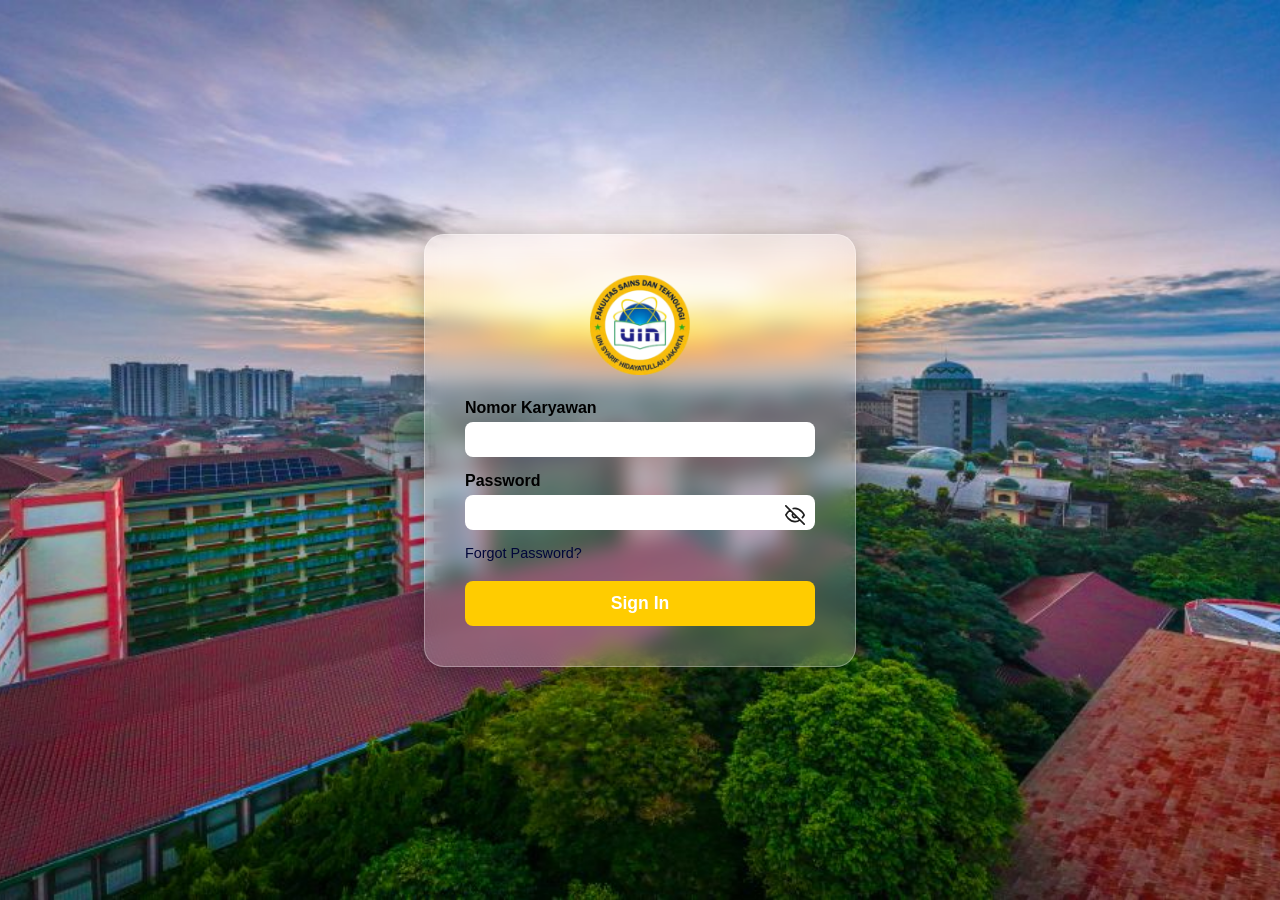
<file: index.html>
<!DOCTYPE html>
<html lang="id">
<head>
    <meta charset="UTF-8">
    <meta name="viewport" content="width=device-width, initial-scale=1.0">
    <title>Login Fakultas Sains dan Teknologi</title>
    <link rel="stylesheet" href="style.css">
</head>
<body>
    <div class="login-container">
        <div class="logo-placeholder">
            <!-- Tempatkan gambar logo kamu di sini -->
            <img src="assets/Group 29.svg" alt="Logo">
        </div>
        
        <form>
            <label for="nomor">Nomor Karyawan</label>
            <input type="text" id="nomor" name="nomor">

            <label for="password">Password</label>
            <div class="password-wrapper">
                <input type="password" id="password" name="password">
                <span class="eye-icon"><img src="assets/Eye off.svg" alt="eye" width="20px"></span>
            </div>

            <a href="#" class="forgot-link">Forgot Password?</a>

            <button type="submit">Sign In</button>
        </form>
    </div>
    <script>
    // "Database" sederhana
    const dataKaryawan = {
        nomor: "250104005",
        password: "123admin"
    };

    const form = document.querySelector('form');
    
    form.addEventListener('submit', function(event) {
        event.preventDefault(); // Mencegah halaman reload saat tombol diklik

        const inputNomor = document.getElementById('nomor').value;
        const inputPassword = document.getElementById('password').value;

        // Pengecekan data
        if (inputNomor === dataKaryawan.nomor && inputPassword === dataKaryawan.password) {
            alert("Login Berhasil! Selamat datang.");
            window.location.href = "dashboard.html";
        } else {
            alert("Nomor Karyawan atau Password salah!");
        }
    });

    // Fitur untuk melihat password (opsional)
    const eyeIcon = document.querySelector('.eye-icon');
    const passwordInput = document.getElementById('password');

    eyeIcon.addEventListener('click', function() {
        if (passwordInput.type === "password") {
            passwordInput.type = "text";
        } else {
            passwordInput.type = "password";
        }
    });
</script>
</body>
</html>
</file>
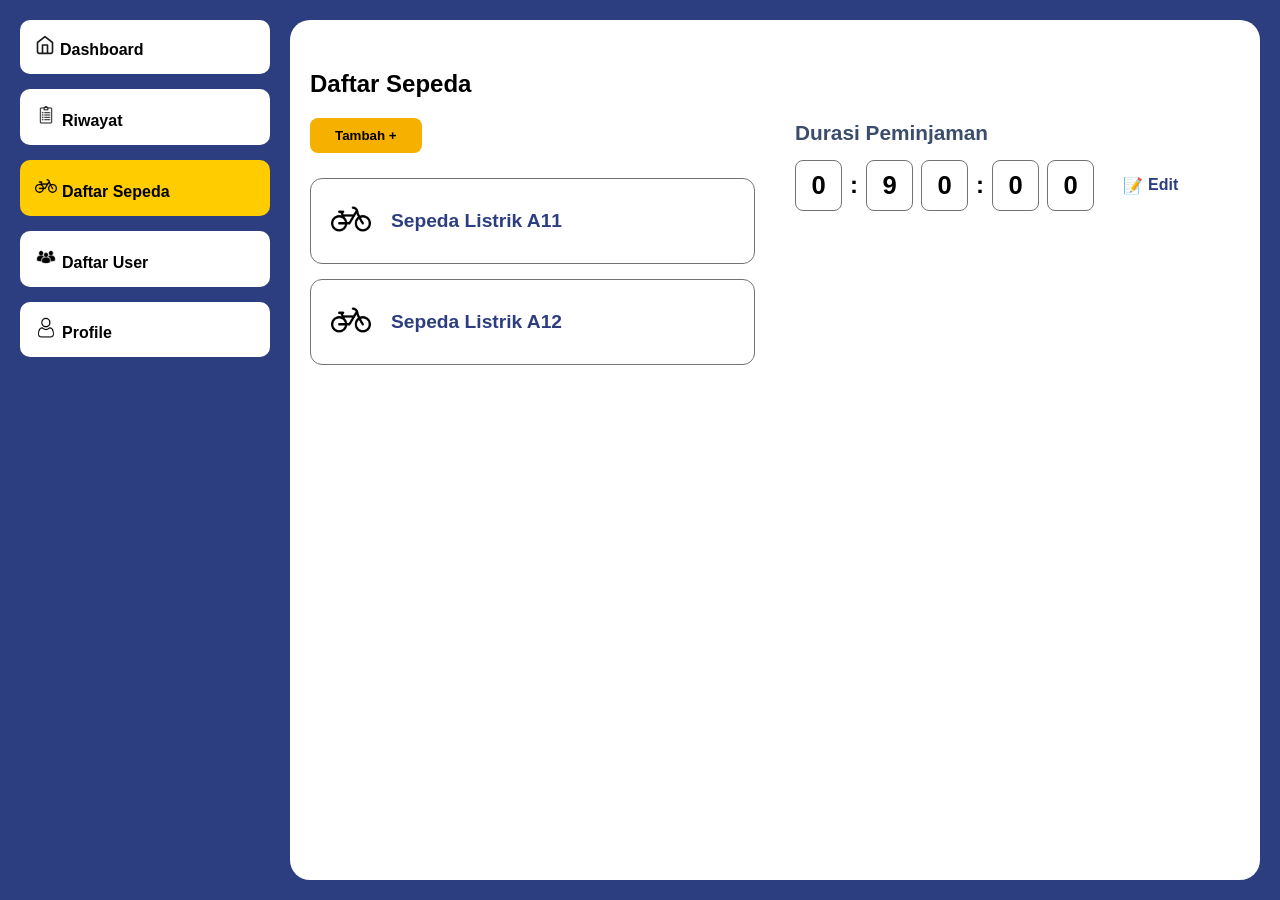
<file: daftar-sepeda.html>
<!DOCTYPE html>
<html lang="id">
<head>
    <meta charset="UTF-8">
    <link rel="stylesheet" href="daftar-sepeda.css">
    <title>Dashboard</title>
</head>
<body>
    <div class="main-layout">
        
        <!-- Sidebar -->
        <nav class="sidebar">
            <button class="menu-item" style="font-size: 12pt;">
                <img src="assets/dash.svg" alt="dashboard" width="20pt" style="padding-right: 5px;">Dashboard
            </button>
            <button class="menu-item" style="font-size: 12pt;">
                <img src="assets/riw.svg" alt="riwayat" width="22pt" style="padding-right: 5px;">Riwayat
            </button>
            <button class="menu-item active" style="font-size: 12pt;">
                <img src="assets/sep.svg" alt="daftar sepeda" width="22pt" style="padding-right: 5px;">Daftar Sepeda
            </button>
            <button class="menu-item" style="font-size: 12pt;">
                <img src="assets/us.svg" alt="daftar user" width="22pt" style="padding-right: 5px;">Daftar User
            </button>
            <button class="menu-item" style="font-size: 12pt;">
                <img src="assets/pro.svg" alt="profile" width="22pt" style="padding-right: 5px;">Profile
            </button>
        </nav>

        <!-- Content Area -->
        <main class="content">
            <div class="sepeda-layout">
                
                <!-- Bagian Kiri: Daftar Sepeda -->
                <div class="sepeda-left">
                    <h2>Daftar Sepeda</h2>
                    <!-- Tambahkan ID btnBukaTambah di sini -->
                    <button class="btn-tambah" id="btnBukaTambah">Tambah +</button>

                    <!-- KOSONGKAN ISINYA, JS YANG AKAN MENGISI KARTUNYA SECARA OTOMATIS -->
                    <div class="sepeda-list" id="sepedaListContainer">
                    </div>
                </div>

                <!-- Bagian Kanan: Durasi Peminjaman -->
                <div class="sepeda-right">
                    <h3 class="durasi-title">Durasi Peminjaman</h3>
                    
                    <div class="durasi-container">
                        <input type="text" class="time-box" id="t-h" value="0" maxlength="1" readonly>
                        <span class="colon">:</span>
                        <input type="text" class="time-box" id="t-m1" value="9" maxlength="1" readonly>
                        <input type="text" class="time-box" id="t-m2" value="0" maxlength="1" readonly>
                        <span class="colon">:</span>
                        <input type="text" class="time-box" id="t-s1" value="0" maxlength="1" readonly>
                        <input type="text" class="time-box" id="t-s2" value="0" maxlength="1" readonly>
                        
                        <button class="btn-edit" id="btnEdit">
                            <span class="edit-icon">📝</span> Edit
                        </button>
                    </div>

                    <!-- Wadah untuk Tombol Batal & Simpan (Disembunyikan di awal) -->
                    <div class="action-buttons" id="actionButtons" style="display: none;">
                        <button class="btn-batal" id="btnBatal">Batal</button>
                        <button class="btn-simpan" id="btnSimpan">Simpan</button>
                    </div>
                </div>

            </div> <!-- Akhir sepeda-layout -->

            <!-- Kotak Detail Sepeda (Edit & Hapus) -->
            <div class="sepeda-detail-box" id="sepedaDetail" style="display: none;">
                <button class="btn-close-detail" id="btnCloseDetail">&times;</button>
                
                <div class="detail-icon">
                    <img src="assets/sepeda.svg" alt="sepeda">
                </div>
                
                <!-- Tag h3 diubah jadi input agar kompatibel 100% dengan fitur Edit JS -->
                <input type="text" class="detail-name-input" id="detailName" value="" readonly>
                
                <div class="detail-actions">
                    <button class="btn-edit-sepeda" id="btnEditSepeda">Edit</button>
                    <button class="btn-hapus-sepeda" id="btnHapusSepeda">Hapus</button>
                    <button class="btn-simpan-sepeda" id="btnSimpanSepeda" style="display: none;">Simpan</button>
                </div>
            </div>

            <!-- KOTAK BARU: Untuk Tambah Sepeda -->
            <div class="sepeda-detail-box" id="tambahSepedaBox" style="display: none;">
                <button class="btn-close-detail" id="btnCloseTambah">&times;</button>
                
                <div class="detail-icon">
                    <img src="assets/sepeda.svg" alt="sepeda">
                </div>
                
                <!-- Teks "Sepeda Listrik" berdampingan dengan input kotak -->
                <div class="input-tambah-container">
                    <span class="prefix-tambah">Sepeda Listrik</span>
                    <input type="text" id="inputKodeSepeda" class="input-kode" placeholder="..." maxlength="4">
                </div>
                
                <!-- Tombol Simpan/Tambah berwarna hijau -->
                <button class="btn-simpan-sepeda" id="btnSubmitTambah" style="background-color: #10b981; margin: 0 auto; display: block; width: 100%; max-width: 150px;">Tambah</button>
            </div>

        </main>
    </div>

    <!-- KOTAK MODAL KONFIRMASI HAPUS (Custom Alert) -->
<div class="modal-overlay" id="modalConfirmHapus" style="display: none;">
    <div class="modal-confirm-box">
        <div class="modal-icon">
            <img src="assets/sepeda.svg" alt="sepeda">
        </div>
        
        <h4 class="modal-bike-name" id="confirmBikeName">Sepeda Listrik A11</h4>
        
        <h2 class="modal-title">Yakin Hapus?</h2>
        <p class="modal-warning">Segala bentuk penghapusan tidak dapat dipulihkan!</p>
        
        <div class="modal-actions">
            <button class="btn-hapus-confirm" id="btnConfirmHapus">Hapus</button>
            <button class="btn-batal-confirm" id="btnCancelHapus">Batal</button>
        </div>
    </div>
</div>

    <script src="daftar-sepeda.js"></script>
</body>
</html>
</file>
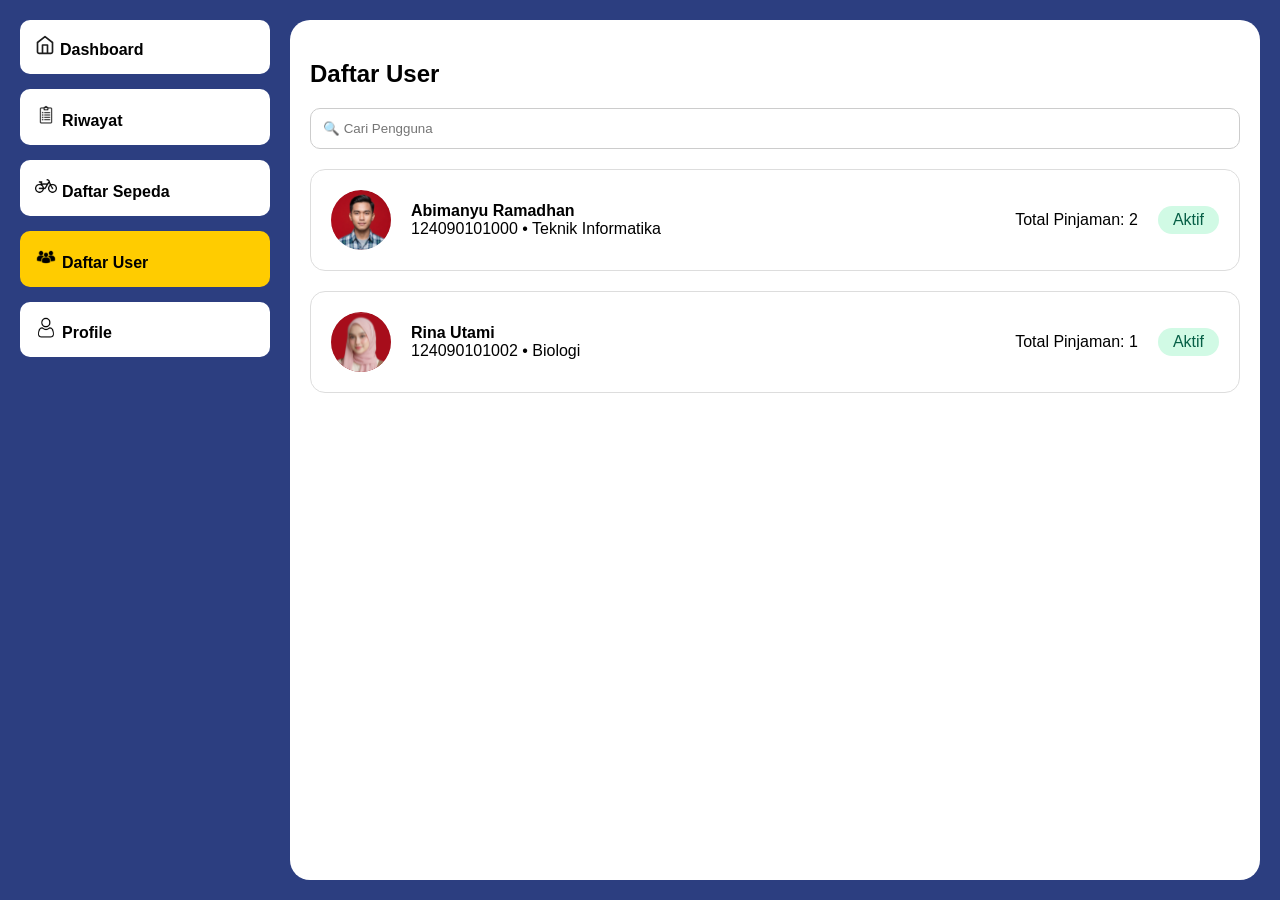
<file: daftar-user.html>
<!DOCTYPE html>
<html lang="id">
<head>
    <meta charset="UTF-8">
    <link rel="stylesheet" href="daftar-user.css">
    <title>daftar-user</title>
</head>
<body>
    <div class="main-layout">
        <!-- Sidebar -->
         <nav class="sidebar">
            <button class="menu-item" style="font-size: 12pt;"><img src="assets/dash.svg" alt="dash" width="20pt" style="padding-right: 5px; ">Dashboard</button>
            <button class="menu-item" style="font-size: 12pt;"><img src="assets/riw.svg" alt="dash" width="22pt" style="padding-right: 5px; ">Riwayat</button>
            <button class="menu-item" style="font-size: 12pt;"><img src="assets/sep.svg" alt="dash" width="22pt" style="padding-right: 5px; ">Daftar Sepeda</button>
            <button class="menu-item active" style="font-size: 12pt;"><img src="assets/us.svg" alt="dash" width="22pt" style="padding-right: 5px; ">Daftar User</button>
            <button class="menu-item" style="font-size: 12pt;"><img src="assets/pro.svg" alt="dash" width="22pt" style="padding-right: 5px; ">Profile</button>
        </nav>

        <!-- Content Area -->
       <main class="content">
    <h2>Daftar User</h2>
    
    <!-- Input Search -->
    <div class="search-container">
        <input type="text" id="userSearch" placeholder="🔍 Cari Pengguna">
    </div>

    <div id="userList" class="list-container">
        <!-- List akan muncul di sini via JS -->
    </div>
</main>
</div>
<script src="daftar-user.js"></script>
</body>
</html>
</file>
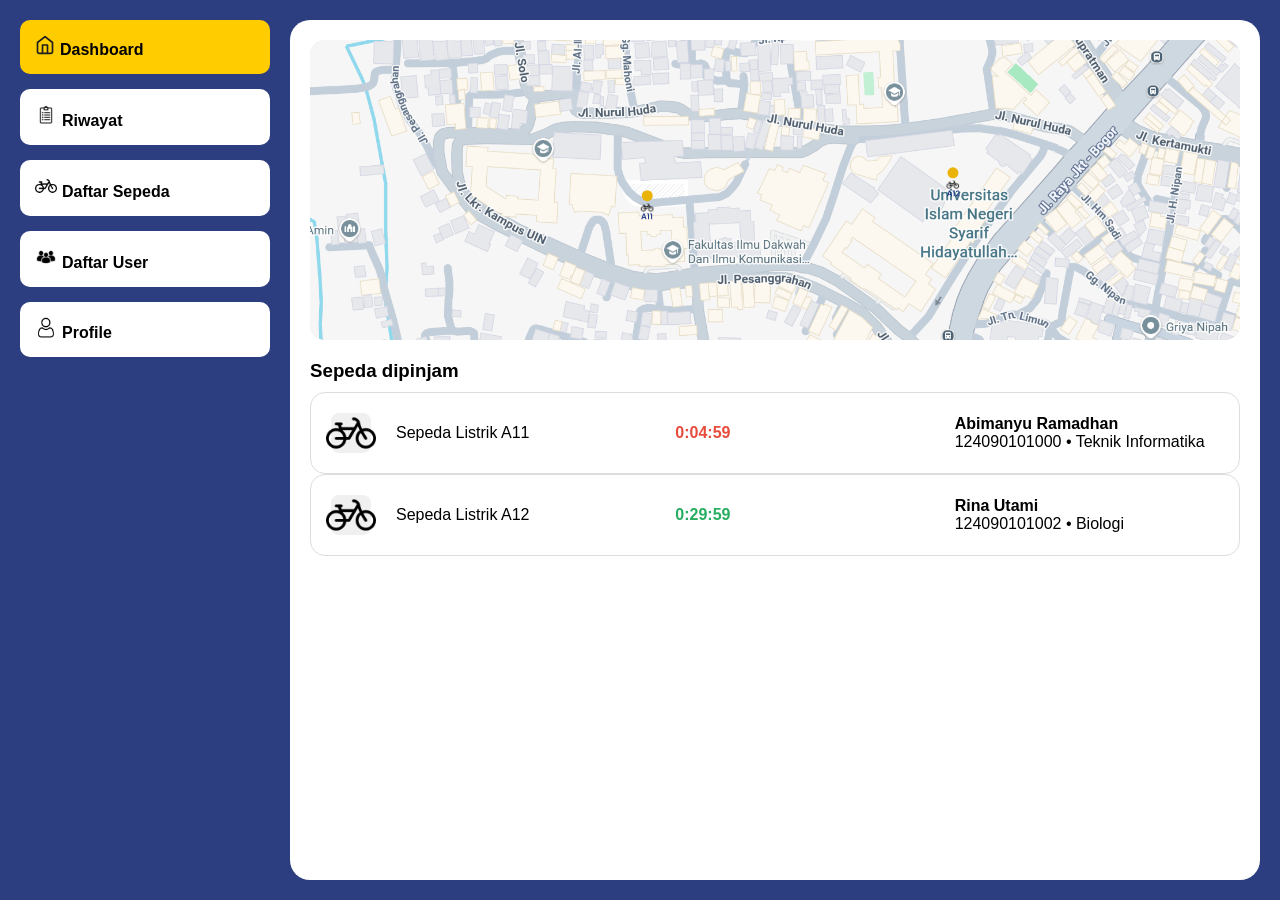
<file: dashboard.html>
<!DOCTYPE html>
<html lang="id">
<head>
    <meta charset="UTF-8">
    <link rel="stylesheet" href="dashboard.css">
    <title>Dashboard</title>
</head>
<body>
    <div class="main-layout">
        <!-- Sidebar -->
        <nav class="sidebar">
            <button class="menu-item active" style="font-size: 12pt;"><img src="assets/dash.svg" alt="dash" width="20pt" style="padding-right: 5px; ">Dashboard</button>
            <button class="menu-item" style="font-size: 12pt;"><img src="assets/riw.svg" alt="dash" width="22pt" style="padding-right: 5px; ">Riwayat</button>
            <button class="menu-item" style="font-size: 12pt;"><img src="assets/sep.svg" alt="dash" width="22pt" style="padding-right: 5px; ">Daftar Sepeda</button>
            <button class="menu-item" style="font-size: 12pt;"><img src="assets/us.svg" alt="dash" width="22pt" style="padding-right: 5px; ">Daftar User</button>
            <button class="menu-item" style="font-size: 12pt;"><img src="assets/pro.svg" alt="dash" width="22pt" style="padding-right: 5px; ">Profile</button>
        </nav>

        <!-- Content Area -->
        <main class="content">
            <div class="map-placeholder">
                <img src="assets/maps.svg" alt="maps">
            </div>

            <h3 class="subtitle">Sepeda dipinjam</h3>
            
            <div class="list-container">
                <div class="card">
    <!-- Tambahkan wadah ini -->
    <div class="bike-icon-placeholder">
        <img src="assets/sepeda.svg" alt="sepeda" width="50px">
    </div>
    
    <div class="bike-info">Sepeda Listrik A11</div>
    <div class="timer red">0:05:00</div>
    <div class="user-info">
        <strong>Abimanyu Ramadhan</strong><br>
        124090101000 • Teknik Informatika
    </div>
</div>
                </div>
                <div class="card">
    <!-- Tambahkan wadah ini -->
    <div class="bike-icon-placeholder">
         <img src="assets/sepeda.svg" alt="sepeda" width="50px">
    </div>
    
    <div class="bike-info">Sepeda Listrik A12</div>
    <div class="timer green">0:30:00</div>
    <div class="user-info">
        <strong>Rina Utami</strong><br>
        124090101002 • Biologi
    </div>
</div>
            </div>
        </main>
    </div>
    <!-- Modal Peta -->
<div id="mapModal" class="modal">
    <span class="close">&times;</span>
    <img src="assets/maps.svg" alt="Full Map">

    <script src="dashboard.js"></script>
</div>
</body>
</html>
</file>
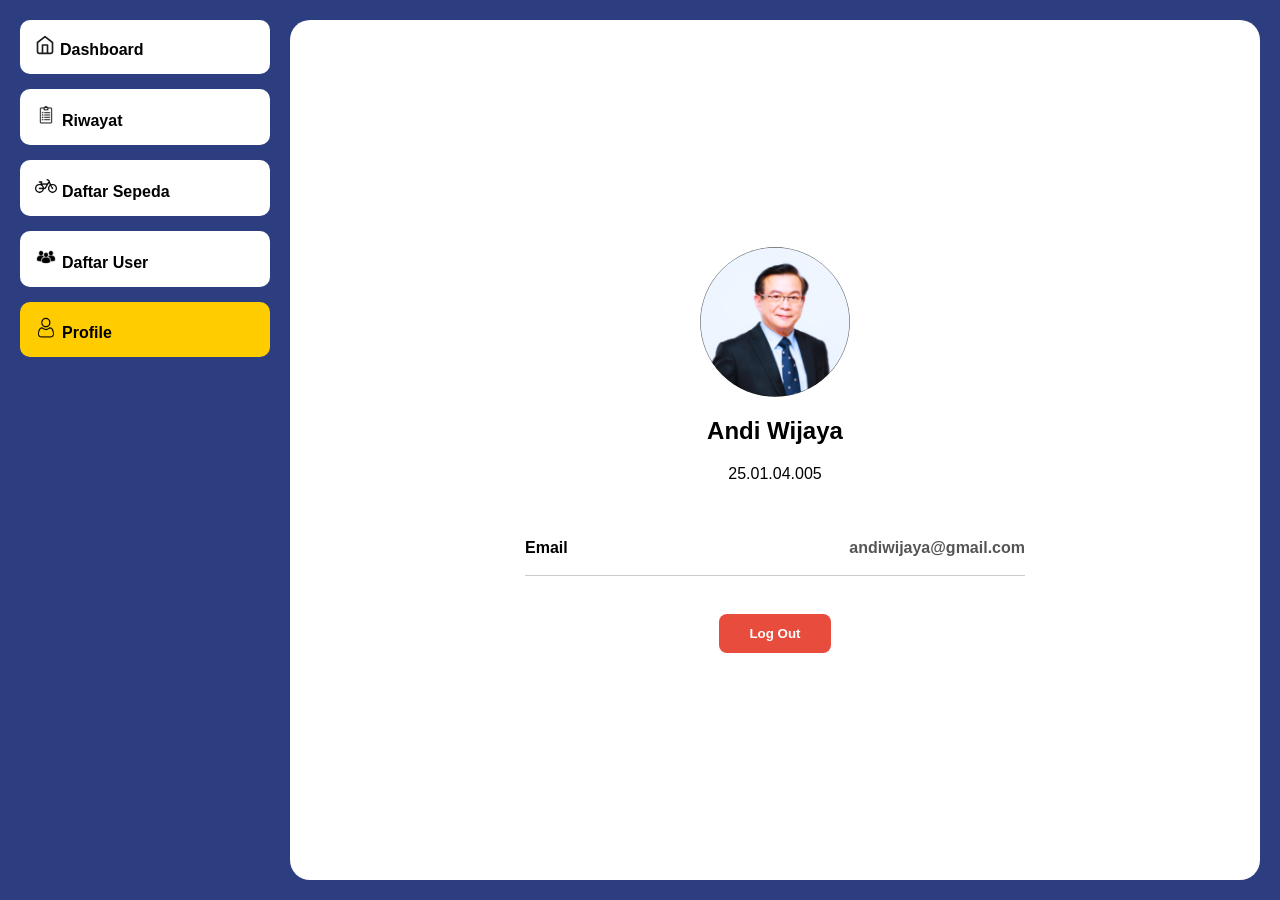
<file: profile.html>
<!DOCTYPE html>
<html lang="id">
<head>
    <meta charset="UTF-8">
    <link rel="stylesheet" href="profile.css">
    <title>Dashboard</title>
</head>
<body>
    <div class="main-layout">
        <!-- Sidebar -->
        <nav class="sidebar">
            <button class="menu-item" style="font-size: 12pt;"><img src="assets/dash.svg" alt="dash" width="20pt" style="padding-right: 5px; ">Dashboard</button>
            <button class="menu-item" style="font-size: 12pt;"><img src="assets/riw.svg" alt="dash" width="22pt" style="padding-right: 5px; ">Riwayat</button>
            <button class="menu-item" style="font-size: 12pt;"><img src="assets/sep.svg" alt="dash" width="22pt" style="padding-right: 5px; ">Daftar Sepeda</button>
            <button class="menu-item" style="font-size: 12pt;"><img src="assets/us.svg" alt="dash" width="22pt" style="padding-right: 5px; ">Daftar User</button>
            <button class="menu-item active" style="font-size: 12pt;"><img src="assets/pro.svg" alt="dash" width="22pt" style="padding-right: 5px; ">Profile</button>
        </nav>

        <!-- Content Area -->
        <main class="content profile-content">
    <div class="profile-header">
        <div class="avatar-placeholder">
            <!-- Tempat foto profil kamu -->
            <img src="assets/andi.svg" alt="Profile">
        </div>
        <h2>Andi Wijaya</h2>
        <p>25.01.04.005</p>
    </div>

    <div class="profile-details">
        <div class="detail-row">
            <span>Email</span>
            <span class="detail-value">andiwijaya@gmail.com</span>
        </div>
        <hr>
    </div>

    <button class="logout-btn">Log Out</button>

    <!-- Modal Custom -->
<div id="logoutModal" class="modal-overlay">
    <div class="modal-content">
        <div class="modal-icon">⚠️</div>
        <h3>Yakin Log Out?</h3>
        <div class="modal-actions">
            <button id="confirmLogout" class="btn-logout">Log Out</button>
            <button id="cancelLogout" class="btn-cancel">Batal</button>
        </div>
    </div>
</div>
</main>
<script src="profile.js"></script>
</body>
</html>
</file>
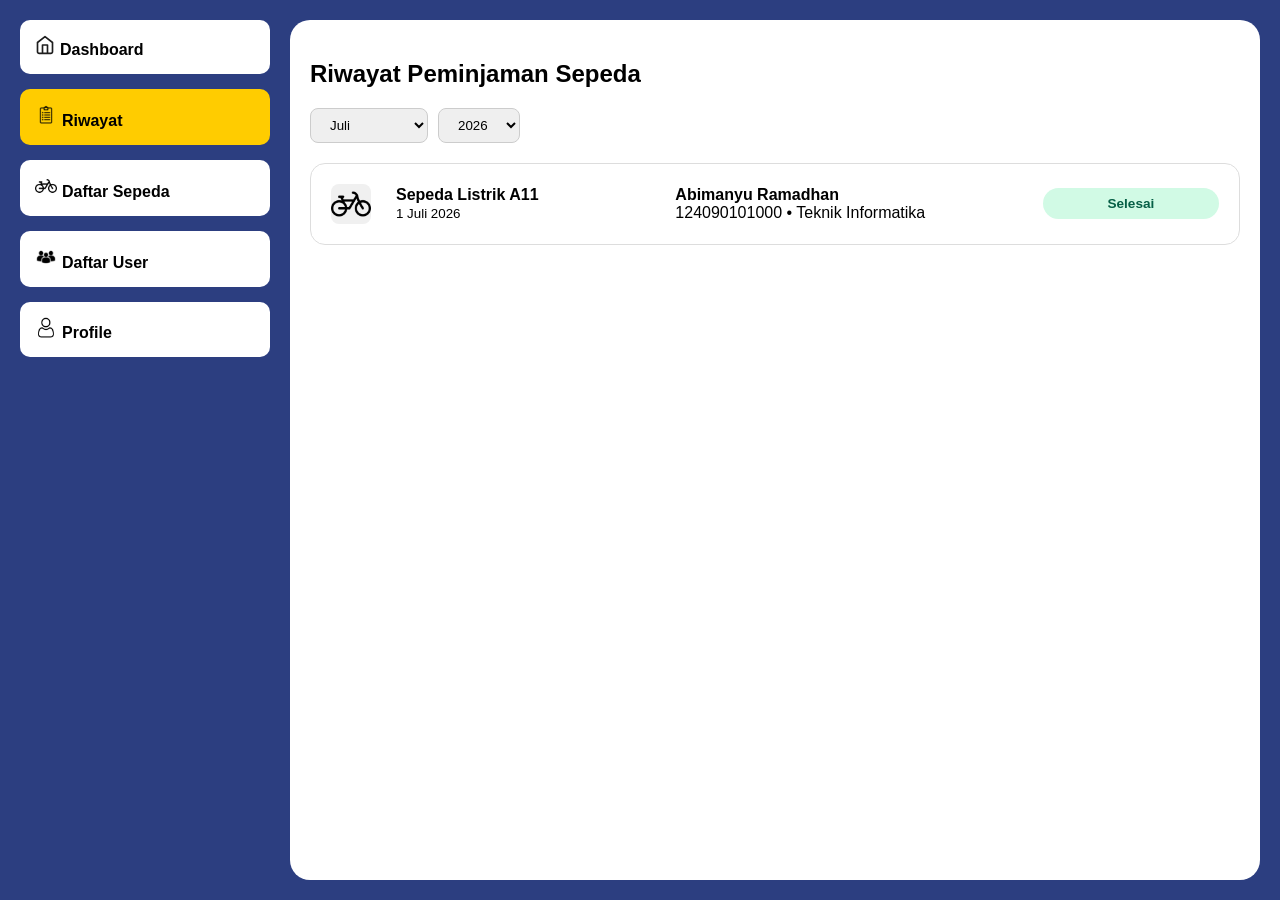
<file: riwayat.html>
<!DOCTYPE html>
<html lang="id">
<head>
    <meta charset="UTF-8">
    <link rel="stylesheet" href="riwayat.css">
    <title>Riwayat</title>
</head>
<body>
    <div class="main-layout">
        <!-- Sidebar -->
         <nav class="sidebar">
            <button class="menu-item" style="font-size: 12pt;"><img src="assets/dash.svg" alt="dash" width="20pt" style="padding-right: 5px; ">Dashboard</button>
            <button class="menu-item active" style="font-size: 12pt;"><img src="assets/riw.svg" alt="dash" width="22pt" style="padding-right: 5px; ">Riwayat</button>
            <button class="menu-item" style="font-size: 12pt;"><img src="assets/sep.svg" alt="dash" width="22pt" style="padding-right: 5px; ">Daftar Sepeda</button>
            <button class="menu-item" style="font-size: 12pt;"><img src="assets/us.svg" alt="dash" width="22pt" style="padding-right: 5px; ">Daftar User</button>
            <button class="menu-item" style="font-size: 12pt;"><img src="assets/pro.svg" alt="dash" width="22pt" style="padding-right: 5px; ">Profile</button>
        </nav>

        <!-- Content Area -->
        <!-- Bagian Content Utama di dalam .content -->
<main class="content">
    <h2>Riwayat Peminjaman Sepeda</h2>
    
    <div class="filter-container">
        <select id="bulanFilter">
            <option value="Juli">Juli</option>
            <option value="Agustus">Agustus</option>
            <option value="September">September</option>
            <option value="Oktober">Oktober</option>
            <option value="November">November</option>
            <option value="Desember">Desember</option>
            <!-- Tambahkan bulan lainnya -->
        </select>
        <select>
            <option>2026</option>
            <!-- Tambahkan tahun lainnya -->
        </select>
    </div>

    <div id="riwayatList" class="list-container">
    <!-- List akan muncul di sini via JS -->
</div>
</main>
</div>
<script src="riwayat.js"></script>
</body>
</html>
</file>
<file: style.css>
body {
    margin: 0;
    padding: 0;
    font-family: sans-serif;
    height: 100vh;
    display: flex;
    justify-content: center;
    align-items: center;
    /* Ganti background ini dengan gambar latar belakang kamu */
    background: url('assets/senja-uin.jpg') no-repeat center center fixed;
    background-size: cover;
}

.login-container {
    background: rgba(255, 255, 255, 0.2);
    backdrop-filter: blur(10px);
    padding: 40px;
    border-radius: 20px;
    width: 350px;
    box-shadow: 0 8px 32px 0 rgba(0, 0, 0, 0.37);
    border: 1px solid rgba(255, 255, 255, 0.3);
}

.logo-placeholder {
    text-align: center;
    margin-bottom: 20px;
}

.logo-placeholder img {
    width: 100px; /* Atur ukuran logo */
}

label {
    display: block;
    margin-bottom: 5px;
    font-weight: bold;
}

input {
    width: 100%;
    padding: 10px;
    margin-bottom: 15px;
    border-radius: 8px;
    border: none;
    box-sizing: border-box;
}

.password-wrapper {
    position: relative;
}

.eye-icon {
    position: absolute;
    right: 10px;
    top: 10px;
    cursor: pointer;
}

.forgot-link {
    display: block;
    margin-bottom: 20px;
    color: #010639;
    text-decoration: none;
    font-size: 0.9em;
}

button {
    width: 100%;
    padding: 12px;
    background-color: #ffcc00; /* Warna kuning khas */
    border: none;
    border-radius: 8px;
    font-weight: bold;
    cursor: pointer;
    font-size: 1.1em;
    color: white;
}
</file>
<file: daftar-sepeda.css>
/* ==========================================================================
   1. Base & Layout Utama
   ========================================================================== */
body { 
    margin: 0; 
    font-family: sans-serif; 
    background-color: #2c3e80; 
    height: 100vh; 
}

.main-layout { 
    display: flex; 
    padding: 20px; 
    gap: 20px; 
    height: 100vh; 
    box-sizing: border-box; 
}

.content { 
    flex-grow: 1; 
    background: white; 
    border-radius: 20px; 
    padding: 20px; 
    overflow-y: auto; 
}

/* Layout untuk membagi halaman daftar sepeda (Kiri & Kanan) */
.sepeda-layout {
    display: flex;
    justify-content: space-between;
    align-items: flex-start;
    gap: 40px;
    padding-top: 10px;
}

/* ==========================================================================
   2. Sidebar & Logo
   ========================================================================== */
.sidebar { 
    width: 250px; 
    display: flex; 
    flex-direction: column; 
    gap: 15px; 
}

.logo-sidebar {
    padding: 20px;
    text-align: center;
    margin-bottom: 20px;
}

.logo-sidebar img {
    width: 80%;
    max-width: 120px;
    height: auto;
}

.menu-item { 
    padding: 15px; 
    border-radius: 10px; 
    border: none; 
    cursor: pointer; 
    font-weight: bold; 
    text-align: left; 
    background: white; 
}

.menu-item.active { 
    background: #ffcc00; 
}

/* ==========================================================================
   3. Bagian Kiri: Daftar & Card Sepeda
   ========================================================================== */
.sepeda-left {
    flex: 1;
    max-width: 500px;
}

.btn-tambah {
    background-color: #f5b000;
    color: black;
    border: none;
    padding: 10px 25px;
    border-radius: 8px;
    font-weight: bold;
    cursor: pointer;
    margin-bottom: 25px;
}

.sepeda-list {
    display: flex;
    flex-direction: column;
    gap: 15px;
}

.sepeda-card {
    display: flex;
    align-items: center;
    padding: 20px;
    border: 1px solid #737373;
    border-radius: 12px;
    gap: 20px;
    cursor: pointer;
    transition: background-color 0.2s;
}

.sepeda-card:hover {
    background-color: #f0f0f0;
}

.sepeda-card.active {
    background-color: #a0a6b1;
    border-color: #a0a6b1;
}

.sepeda-card.active .bike-name {
    color: #2c3e80;
}

.bike-icon-box img {
    width: 40px;
}

.bike-name {
    font-weight: bold;
    font-size: 1.2em;
    color: #2c3e80;
}

/* ==========================================================================
   4. Bagian Kanan: Durasi Peminjaman & Tombol Aksi
   ========================================================================== */
.sepeda-right {
    flex: 1;
    padding-top: 50px;
    display: flex;
    flex-direction: column;
    align-items: flex-start;
}

.durasi-title {
    color: #3b4d6b;
    margin-bottom: 15px;
    font-size: 1.3em;
}

.durasi-container {
    display: flex;
    align-items: center;
    gap: 8px;
}

.time-box {
    border: 1px solid #737373;
    border-radius: 8px;
    padding: 10px 0;
    font-size: 1.6em;
    font-weight: bold;
    text-align: center;
    background-color: white;
    width: 45px;
    color: black;
    outline: none;
}

.time-box:read-only {
    cursor: default;
}

.time-box:focus:not(:read-only) {
    border-color: #2c3e80;
    box-shadow: 0 0 5px rgba(44, 62, 128, 0.3);
}

.colon {
    font-size: 1.5em;
    font-weight: bold;
}

.btn-edit {
    background: none;
    border: none;
    color: #2c3e80;
    font-weight: bold;
    font-size: 1em;
    cursor: pointer;
    margin-left: 15px;
    display: flex;
    align-items: center;
    gap: 5px;
}

.btn-edit.disabled {
    color: #b0b0b0;
    cursor: not-allowed;
}

.action-buttons {
    display: flex;
    gap: 15px;
    margin-top: 15px;
    margin-left: 70px;
}

.btn-batal {
    background-color: #ef4444;
    color: white;
    border: none;
    padding: 10px 25px;
    border-radius: 8px;
    font-weight: bold;
    cursor: pointer;
}

.btn-simpan {
    background-color: #10b981;
    color: white;
    border: none;
    padding: 10px 25px;
    border-radius: 8px;
    font-weight: bold;
    cursor: pointer;
}

/* ==========================================================================
   5. Kotak Detail Sepeda
   ========================================================================== */
.sepeda-detail-box {
    position: relative; /* Penting untuk tombol close (&times;) absolut di dalamnya */
    margin-top: -98px;
    border: 1px solid #737373;
    border-radius: 12px;
    padding: 40px 20px;
    display: flex;
    flex-direction: column;
    align-items: center;
    width: 100%;
    max-width: 350px;
    background-color: white;
    margin-left: 500px;
    margin-right: auto; 
}

.btn-close-detail {
    position: absolute;
    top: 10px;
    right: 15px;
    background: none;
    border: none;
    font-size: 24px;
    cursor: pointer;
    color: #737373;
}

.detail-icon img {
    width: 60px;
    margin-bottom: 15px;
}

.detail-name {
    color: #2c3e80;
    margin-bottom: 25px;
    font-size: 1.4em;
    text-align: center;
}

.detail-actions {
    display: flex;
    flex-direction: column;
    gap: 15px;
    width: 100%;
    max-width: 150px;
}

.btn-edit-sepeda {
    background-color: #f5b000;
    color: black;
    border: none;
    padding: 12px;
    border-radius: 8px;
    font-weight: bold;
    cursor: pointer;
}

.btn-hapus-sepeda {
    background-color: #ef4444;
    color: white;
    border: none;
    padding: 12px;
    border-radius: 8px;
    font-weight: bold;
    cursor: pointer;
}

/* Mengganti gaya H3 menjadi Input yang tak terlihat bingkainya */
.detail-name-input {
    color: #2c3e80;
    margin-bottom: 25px;
    font-size: 1.4em;
    text-align: center;
    font-weight: bold;
    border: none;
    background: transparent;
    width: 100%;
    font-family: inherit;
    outline: none; /* Menghilangkan garis biru saat diklik */
}

/* Sedikit garis bawah saat sedang diedit agar user tahu */
.detail-name-input:not(:read-only) {
    border-bottom: 2px dashed #a0a6b1; 
    border-radius: 0;
}

/* State saat tombol Edit berubah jadi abu-abu */
.btn-edit-sepeda.editing {
    background-color: #808080; /* Warna abu-abu */
    color: black;
    cursor: default;
}

/* Desain Tombol Simpan (Hijau) */
.btn-simpan-sepeda {
    background-color: #10b981; /* Hijau terang */
    color: white;
    border: none;
    padding: 12px;
    border-radius: 8px;
    font-weight: bold;
    cursor: pointer;
}

/* Styling Khusus Kotak Tambah Sepeda */
.input-tambah-container {
    display: flex;
    align-items: center;
    justify-content: center;
    gap: 10px;
    margin-bottom: 25px;
    font-size: 1.4em;
    color: #2c3e80;
    font-weight: bold;
}

.input-kode {
    width: 60px;
    font-size: 1em;
    padding: 5px;
    border: 1px solid #737373;
    border-radius: 8px;
    text-align: center;
    outline: none;
    font-weight: bold;
    color: #2c3e80;
}

.input-kode:focus {
    border-color: #2c3e80;
    box-shadow: 0 0 5px rgba(44, 62, 128, 0.3);
}

/* ==========================================================================
   MODAL KONFIRMASI HAPUS (CUSTOM ALERT)
   ========================================================================== */
.modal-overlay {
    position: fixed;
    top: 0; left: 0; width: 100%; height: 100%;
    background: rgba(0, 0, 0, 0.4); /* Background gelap transparan */
    backdrop-filter: blur(2px); /* Efek blur seperti di desain */
    display: flex;
    justify-content: center;
    align-items: center;
    z-index: 9999; /* Pastikan selalu tampil di paling depan */
}

.modal-confirm-box {
    background: white;
    padding: 40px 50px;
    border-radius: 15px;
    text-align: center;
    width: 90%;
    max-width: 550px;
    box-shadow: 0 10px 25px rgba(0,0,0,0.2);
}

.modal-icon img { width: 60px; margin-bottom: 10px; }

.modal-bike-name {
    color: #2c3e80;
    font-size: 1.2em;
    margin-bottom: 25px;
    font-weight: bold;
}

.modal-title {
    font-size: 2.2em;
    margin-bottom: 10px;
    font-weight: bold;
    color: #000;
}

.modal-warning {
    color: #ef4444; /* Merah terang */
    font-size: 1.1em;
    margin-bottom: 35px;
    font-weight: bold;
}

.modal-actions {
    display: flex;
    justify-content: center;
    gap: 20px; /* Jarak antar tombol Hapus dan Batal */
}

.btn-hapus-confirm {
    background-color: #ef4444; 
    color: white;
    border: none; 
    padding: 12px 40px; 
    border-radius: 8px;
    font-size: 1.1em; 
    font-weight: bold; 
    cursor: pointer;
}

.btn-batal-confirm {
    background-color: #10b981; 
    color: white;
    border: none; 
    padding: 12px 40px; 
    border-radius: 8px;
    font-size: 1.1em; 
    font-weight: bold; 
    cursor: pointer;
}
</file>
<file: daftar-user.css>
body { margin: 0; font-family: sans-serif; background-color: #2c3e80; height: 100vh; }

.main-layout { display: flex; padding: 20px; gap: 20px; height: 100vh; box-sizing: border-box; }

/* Sidebar */
.sidebar { width: 250px; display: flex; flex-direction: column; gap: 15px; }
.menu-item { padding: 15px; border-radius: 10px; border: none; cursor: pointer; font-weight: bold; text-align: left; background: white; }
.menu-item.active { background: #ffcc00; }

/* Main Content */
.content { flex-grow: 1; background: white; border-radius: 20px; padding: 20px; overflow-y: auto; }

.map-placeholder { 
    height: 300px; background: #e0e0e0; border-radius: 15px; 
    display: flex; justify-content: center; align-items: center; margin-bottom: 20px; 
}

.subtitle { margin-bottom: 10px; }

/* List Cards */
.list-container { display: flex; flex-direction: column; gap: 10px; }
.card { 
    display: grid; grid-template-columns: 1fr 1fr 1fr; align-items: center;
    padding: 20px; border: 1px solid #ddd; border-radius: 15px; 
}

.timer.red { color: #e74c3c; font-weight: bold; }
.timer.green { color: #27ae60; font-weight: bold; }

/* Update CSS di bagian .card */
.card { 
    display: grid; 
    /* Tambahkan satu kolom kecil (50px) untuk wadah gambar di depan */
    grid-template-columns: 50px 1fr 1fr 1fr; 
    align-items: center;
    gap: 15px; /* Memberi jarak antar elemen */
    padding: 20px; 
    border: 1px solid #ddd; 
    border-radius: 15px; 
}

.bike-icon-placeholder {
    width: 40px;
    height: 40px;
    background-color: #f0f0f0; /* Warna abu-abu sebagai placeholder */
    border-radius: 8px;
    display: flex;
    justify-content: center;
    align-items: center;
}

/* Wadah peta awal */
.map-placeholder { cursor: pointer; transition: 0.3s; }
.map-placeholder:hover { opacity: 0.8; }

/* Styling Modal */
.modal {
    display: none; /* Sembunyi secara default */
    position: fixed; z-index: 1000; top: 0; left: 0;
    width: 100%; height: 100%; background: rgba(0,0,0,0.9);
    justify-content: center; align-items: center;
}
.modal img { max-width: 90%; max-height: 90%; border-radius: 10px; }
.close {
    position: absolute; top: 20px; right: 30px;
    color: white; font-size: 40px; cursor: pointer;
}

.map-placeholder { 
    height: 300px; 
    width: 100%; /* Pastikan lebarnya full */
    background: #e0e0e0; 
    border-radius: 15px; 
    cursor: pointer; 
    overflow: hidden; /* Penting: agar bagian gambar yang keluar kotak tidak terlihat */
    display: flex;
    justify-content: center;
    align-items: center;
}

/* Tambahkan style ini untuk gambar di dalam map-placeholder */
.map-placeholder img {
    width: 100%;
    height: 100%;
    object-fit: cover; /* Ini kuncinya: gambar akan memenuhi kotak tanpa terdistorsi */
    object-position: center; /* Memastikan titik tengah gambar yang diambil */
}



.search-container { margin-bottom: 20px; }
#userSearch { width: 100%; padding: 12px; border-radius: 10px; border: 1px solid #ccc; box-sizing: border-box; }

/* Styling Card User */
.user-card { 
    display: flex; 
    align-items: center; 
    padding: 20px; 
    border: 1px solid #ddd; 
    border-radius: 15px; 
    margin-bottom: 10px; 
    gap: 20px; /* Jarak antar elemen */
}
.user-avatar { 
    width: 60px; 
    height: 60px; 
    border-radius: 50%; 
    object-fit: cover; 
    background: #e0e0e0; /* Placeholder warna abu */
}
.status-aktif { background: #d1fae5; color: #065f46; padding: 5px 15px; border-radius: 20px; margin-left: auto; }
.user-info-text { flex: 1; }

/* Biar Total Pinjaman dan Status rapi di kanan */
.user-actions { 
    display: flex; 
    align-items: center; 
    gap: 20px; 
}
</file>
<file: dashboard.css>
body { margin: 0; font-family: sans-serif; background-color: #2c3e80; height: 100vh; }

.main-layout { display: flex; padding: 20px; gap: 20px; height: 100vh; box-sizing: border-box; }

/* Sidebar */
.sidebar { width: 250px; display: flex; flex-direction: column; gap: 15px; }
.menu-item { padding: 15px; border-radius: 10px; border: none; cursor: pointer; font-weight: bold; text-align: left; background: white; }
.menu-item.active { background: #ffcc00; }

/* Main Content */
.content { flex-grow: 1; background: white; border-radius: 20px; padding: 20px; overflow-y: auto; }

.map-placeholder { 
    height: 300px; background: #e0e0e0; border-radius: 15px; 
    display: flex; justify-content: center; align-items: center; margin-bottom: 20px; 
}

.subtitle { margin-bottom: 10px; }

/* List Cards */
.list-container { display: flex; flex-direction: column; gap: 10px; }
.card { 
    display: grid; grid-template-columns: 1fr 1fr 1fr; align-items: center;
    padding: 20px; border: 1px solid #ddd; border-radius: 15px; 
}

.timer.red { color: #e74c3c; font-weight: bold; }
.timer.green { color: #27ae60; font-weight: bold; }

/* Update CSS di bagian .card */
.card { 
    display: grid; 
    /* Tambahkan satu kolom kecil (50px) untuk wadah gambar di depan */
    grid-template-columns: 50px 1fr 1fr 1fr; 
    align-items: center;
    gap: 15px; /* Memberi jarak antar elemen */
    padding: 20px; 
    border: 1px solid #ddd; 
    border-radius: 15px; 
}

.bike-icon-placeholder {
    width: 40px;
    height: 40px;
    background-color: #f0f0f0; /* Warna abu-abu sebagai placeholder */
    border-radius: 8px;
    display: flex;
    justify-content: center;
    align-items: center;
}

/* Wadah peta awal */
.map-placeholder { cursor: pointer; transition: 0.3s; }
.map-placeholder:hover { opacity: 0.8; }

/* Styling Modal */
.modal {
    display: none; /* Sembunyi secara default */
    position: fixed; z-index: 1000; top: 0; left: 0;
    width: 100%; height: 100%; background: rgba(0,0,0,0.9);
    justify-content: center; align-items: center;
}
.modal img { max-width: 90%; max-height: 90%; border-radius: 10px; }
.close {
    position: absolute; top: 20px; right: 30px;
    color: white; font-size: 40px; cursor: pointer;
}

.map-placeholder { 
    height: 300px; 
    width: 100%; /* Pastikan lebarnya full */
    background: #e0e0e0; 
    border-radius: 15px; 
    cursor: pointer; 
    overflow: hidden; /* Penting: agar bagian gambar yang keluar kotak tidak terlihat */
    display: flex;
    justify-content: center;
    align-items: center;
}

/* Tambahkan style ini untuk gambar di dalam map-placeholder */
.map-placeholder img {
    width: 100%;
    height: 100%;
    object-fit: cover; /* Ini kuncinya: gambar akan memenuhi kotak tanpa terdistorsi */
    object-position: center; /* Memastikan titik tengah gambar yang diambil */
}

.logo-sidebar {
    padding: 20px;
    text-align: center;
    margin-bottom: 20px; /* Jarak antara logo dan tombol pertama */
}

.logo-sidebar img {
    width: 80%; /* Atur ukuran logo agar tidak terlalu besar/kecil */
    max-width: 120px;
    height: auto;
}
</file>
<file: profile.css>
body { margin: 0; font-family: sans-serif; background-color: #2c3e80; height: 100vh; }

.main-layout { display: flex; padding: 20px; gap: 20px; height: 100vh; box-sizing: border-box; }

/* Sidebar */
.sidebar { width: 250px; display: flex; flex-direction: column; gap: 15px; }
.menu-item { padding: 15px; border-radius: 10px; border: none; cursor: pointer; font-weight: bold; text-align: left; background: white; }
.menu-item.active { background: #ffcc00; }

/* Main Content */
.content { flex-grow: 1; background: white; border-radius: 20px; padding: 20px; overflow-y: auto; }

.map-placeholder { 
    height: 300px; background: #e0e0e0; border-radius: 15px; 
    display: flex; justify-content: center; align-items: center; margin-bottom: 20px; 
}

.subtitle { margin-bottom: 10px; }

/* List Cards */
.list-container { display: flex; flex-direction: column; gap: 10px; }
.card { 
    display: grid; grid-template-columns: 1fr 1fr 1fr; align-items: center;
    padding: 20px; border: 1px solid #ddd; border-radius: 15px; 
}

.timer.red { color: #e74c3c; font-weight: bold; }
.timer.green { color: #27ae60; font-weight: bold; }

/* Update CSS di bagian .card */
.card { 
    display: grid; 
    /* Tambahkan satu kolom kecil (50px) untuk wadah gambar di depan */
    grid-template-columns: 50px 1fr 1fr 1fr; 
    align-items: center;
    gap: 15px; /* Memberi jarak antar elemen */
    padding: 20px; 
    border: 1px solid #ddd; 
    border-radius: 15px; 
}

.bike-icon-placeholder {
    width: 40px;
    height: 40px;
    background-color: #f0f0f0; /* Warna abu-abu sebagai placeholder */
    border-radius: 8px;
    display: flex;
    justify-content: center;
    align-items: center;
}

/* Wadah peta awal */
.map-placeholder { cursor: pointer; transition: 0.3s; }
.map-placeholder:hover { opacity: 0.8; }

/* Styling Modal */
.modal {
    display: none; /* Sembunyi secara default */
    position: fixed; z-index: 1000; top: 0; left: 0;
    width: 100%; height: 100%; background: rgba(0,0,0,0.9);
    justify-content: center; align-items: center;
}
.modal img { max-width: 90%; max-height: 90%; border-radius: 10px; }
.close {
    position: absolute; top: 20px; right: 30px;
    color: white; font-size: 40px; cursor: pointer;
}

.map-placeholder { 
    height: 300px; 
    width: 100%; /* Pastikan lebarnya full */
    background: #e0e0e0; 
    border-radius: 15px; 
    cursor: pointer; 
    overflow: hidden; /* Penting: agar bagian gambar yang keluar kotak tidak terlihat */
    display: flex;
    justify-content: center;
    align-items: center;
}

/* Tambahkan style ini untuk gambar di dalam map-placeholder */
.map-placeholder img {
    width: 100%;
    height: 100%;
    object-fit: cover; /* Ini kuncinya: gambar akan memenuhi kotak tanpa terdistorsi */
    object-position: center; /* Memastikan titik tengah gambar yang diambil */
}

.logo-sidebar {
    padding: 20px;
    text-align: center;
    margin-bottom: 20px; /* Jarak antara logo dan tombol pertama */
}

.logo-sidebar img {
    width: 80%; /* Atur ukuran logo agar tidak terlalu besar/kecil */
    max-width: 120px;
    height: auto;
}

.profile-content { 
    display: flex; flex-direction: column; align-items: center; justify-content: center; 
}

.profile-header { text-align: center; margin-bottom: 30px; }

.avatar-placeholder { 
    width: 150px; height: 150px; border-radius: 50%; 
    background: #e0e0e0; overflow: hidden; margin: 0 auto 15px; 
}
.avatar-placeholder img { width: 100%; height: 100%; object-fit: cover; }

.profile-details { width: 100%; max-width: 500px; margin-bottom: 30px; }
.detail-row { display: flex; justify-content: space-between; padding: 10px 0; font-weight: bold; }
.detail-value { color: #555; }
hr { border: 0; border-top: 1px solid #ccc; }

.logout-btn { 
    background-color: #e74c3c; color: white; border: none; 
    padding: 12px 30px; border-radius: 8px; cursor: pointer; font-weight: bold;
}
.logout-btn:hover { background-color: #c0392b; }

/* Overlay menutupi seluruh layar */
.modal-overlay {
    display: none; /* Sembunyi secara default */
    position: fixed; top: 0; left: 0; width: 100%; height: 100%;
    background: rgba(0, 0, 0, 0.5); /* Efek gelap di belakang */
    justify-content: center; align-items: center; z-index: 9999;
}

/* Box modal putih */
.modal-content {
    background: white; padding: 30px; border-radius: 15px;
    text-align: center; width: 350px; box-shadow: 0 5px 15px rgba(0,0,0,0.3);
}

.modal-icon { font-size: 50px; margin-bottom: 10px; }

.modal-actions { display: flex; justify-content: center; gap: 15px; margin-top: 20px; }

/* Tombol */
.btn-logout { background: #e74c3c; color: white; border: none; padding: 10px 25px; border-radius: 5px; cursor: pointer; }
.btn-cancel { background: #27ae60; color: white; border: none; padding: 10px 25px; border-radius: 5px; cursor: pointer; }
</file>
<file: riwayat.css>
body { margin: 0; font-family: sans-serif; background-color: #2c3e80; height: 100vh; }

.main-layout { display: flex; padding: 20px; gap: 20px; height: 100vh; box-sizing: border-box; }

/* Sidebar */
.sidebar { width: 250px; display: flex; flex-direction: column; gap: 15px; }
.menu-item { padding: 15px; border-radius: 10px; border: none; cursor: pointer; font-weight: bold; text-align: left; background: white; }
.menu-item.active { background: #ffcc00; }

/* Main Content */
.content { flex-grow: 1; background: white; border-radius: 20px; padding: 20px; overflow-y: auto; }

.map-placeholder { 
    height: 300px; background: #e0e0e0; border-radius: 15px; 
    display: flex; justify-content: center; align-items: center; margin-bottom: 20px; 
}

.subtitle { margin-bottom: 10px; }

/* List Cards */
.list-container { display: flex; flex-direction: column; gap: 10px; }
.card { 
    display: grid; grid-template-columns: 1fr 1fr 1fr; align-items: center;
    padding: 20px; border: 1px solid #ddd; border-radius: 15px; 
}

.timer.red { color: #e74c3c; font-weight: bold; }
.timer.green { color: #27ae60; font-weight: bold; }

/* Update CSS di bagian .card */
.card { 
    display: grid; 
    /* Tambahkan satu kolom kecil (50px) untuk wadah gambar di depan */
    grid-template-columns: 50px 1fr 1fr 1fr; 
    align-items: center;
    gap: 15px; /* Memberi jarak antar elemen */
    padding: 20px; 
    border: 1px solid #ddd; 
    border-radius: 15px; 
}

.bike-icon-placeholder {
    width: 40px;
    height: 40px;
    background-color: #f0f0f0; /* Warna abu-abu sebagai placeholder */
    border-radius: 8px;
    display: flex;
    justify-content: center;
    align-items: center;
}

/* Wadah peta awal */
.map-placeholder { cursor: pointer; transition: 0.3s; }
.map-placeholder:hover { opacity: 0.8; }

/* Styling Modal */
.modal {
    display: none; /* Sembunyi secara default */
    position: fixed; z-index: 1000; top: 0; left: 0;
    width: 100%; height: 100%; background: rgba(0,0,0,0.9);
    justify-content: center; align-items: center;
}
.modal img { max-width: 90%; max-height: 90%; border-radius: 10px; }
.close {
    position: absolute; top: 20px; right: 30px;
    color: white; font-size: 40px; cursor: pointer;
}

.map-placeholder { 
    height: 300px; 
    width: 100%; /* Pastikan lebarnya full */
    background: #e0e0e0; 
    border-radius: 15px; 
    cursor: pointer; 
    overflow: hidden; /* Penting: agar bagian gambar yang keluar kotak tidak terlihat */
    display: flex;
    justify-content: center;
    align-items: center;
}

/* Tambahkan style ini untuk gambar di dalam map-placeholder */
.map-placeholder img {
    width: 100%;
    height: 100%;
    object-fit: cover; /* Ini kuncinya: gambar akan memenuhi kotak tanpa terdistorsi */
    object-position: center; /* Memastikan titik tengah gambar yang diambil */
}

.filter-container { margin-bottom: 20px; display: flex; gap: 10px; }
.filter-container select { padding: 8px 15px; border-radius: 8px; border: 1px solid #ccc; }

.status-badge {
    background-color: #d1fae5; /* Hijau muda */
    color: #065f46;
    padding: 8px 16px;
    border-radius: 20px;
    font-size: 0.85em;
    font-weight: bold;
    text-align: center;
}

/* Penyesuaian Grid Card untuk Riwayat */
.card { 
    display: grid; 
    grid-template-columns: 50px 1.5fr 2fr 1fr; /* Kolom untuk badge status */
    align-items: center;
    gap: 15px;
    padding: 20px; 
    border: 1px solid #ddd; 
    border-radius: 15px; 
}
</file>
